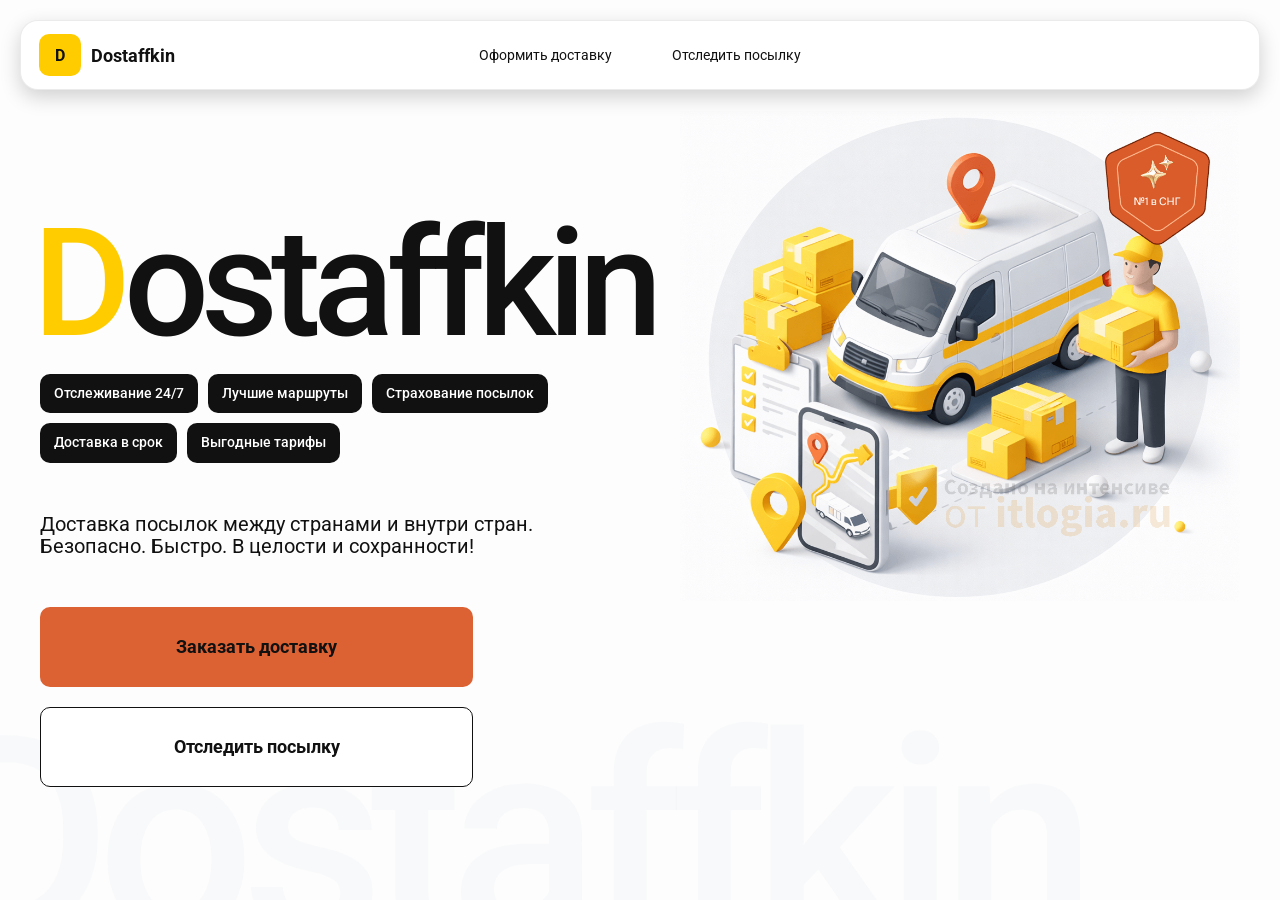
<file: index.html>
<!doctype html>
<html lang="ru">

<head>
    <meta charset="utf-8" />
    <meta name="viewport" content="width=device-width,initial-scale=1,maximum-scale=1,user-scalable=0" />
    <title>Dostaffkin — Доставка посылок между странами и внутри стран. Безопасно. Быстро. В целости и сохранности!
    </title>
    <link rel="stylesheet" href="styles/base.css" />
    <link rel="stylesheet" href="styles/base_adaptive.css" />
    <link rel="stylesheet" href="styles/index.css" />
    <link rel="stylesheet" href="styles/index_adaptive.css" />
</head>

<body>
    <div class="container">
        <header class="header">
            <a class="header-brand" href="#">
                <div class="header-logo">D</div>
                <div class="header-title">Dostaffkin</div>
            </a>
            <nav class="header-menu">
                <a class="header-link" href="./order.html">Оформить <span>доставку</span></a>
                <a class="header-link" href="./track.html">Отследить <span>посылку</span></a>
            </nav>
        </header>

        <main class="main">
            <section class="main-info">
                <div class="main-title">
                    <span>D</span>ostaffkin
                </div>
                <div class="main-features">
                    <div class="main-feature">Отслеживание 24/7</div>
                    <div class="main-feature">Лучшие маршруты</div>
                    <div class="main-feature">Страхование посылок</div>
                    <div class="main-feature">Доставка в срок</div>
                    <div class="main-feature">Выгодные тарифы</div>
                </div>
                <div class="main-description">
                    Доставка посылок между странами и внутри стран.
                    Безопасно. Быстро. В целости и сохранности!
                </div>
                <div class="main-actions">
                    <a class="button" type="button" href="./order.html">Заказать доставку</a>
                    <a class="button button-white" type="button" href="./track.html">Отследить посылку</a>
                </div>

            </section>
            <div class="main-title-ghost">Dostaffkin</div>
            <section class="main-image">
                <img src="images/main-image.png" alt="Main image" />
            </section>
        </main>
    </div>
</body>

</html>
</file>
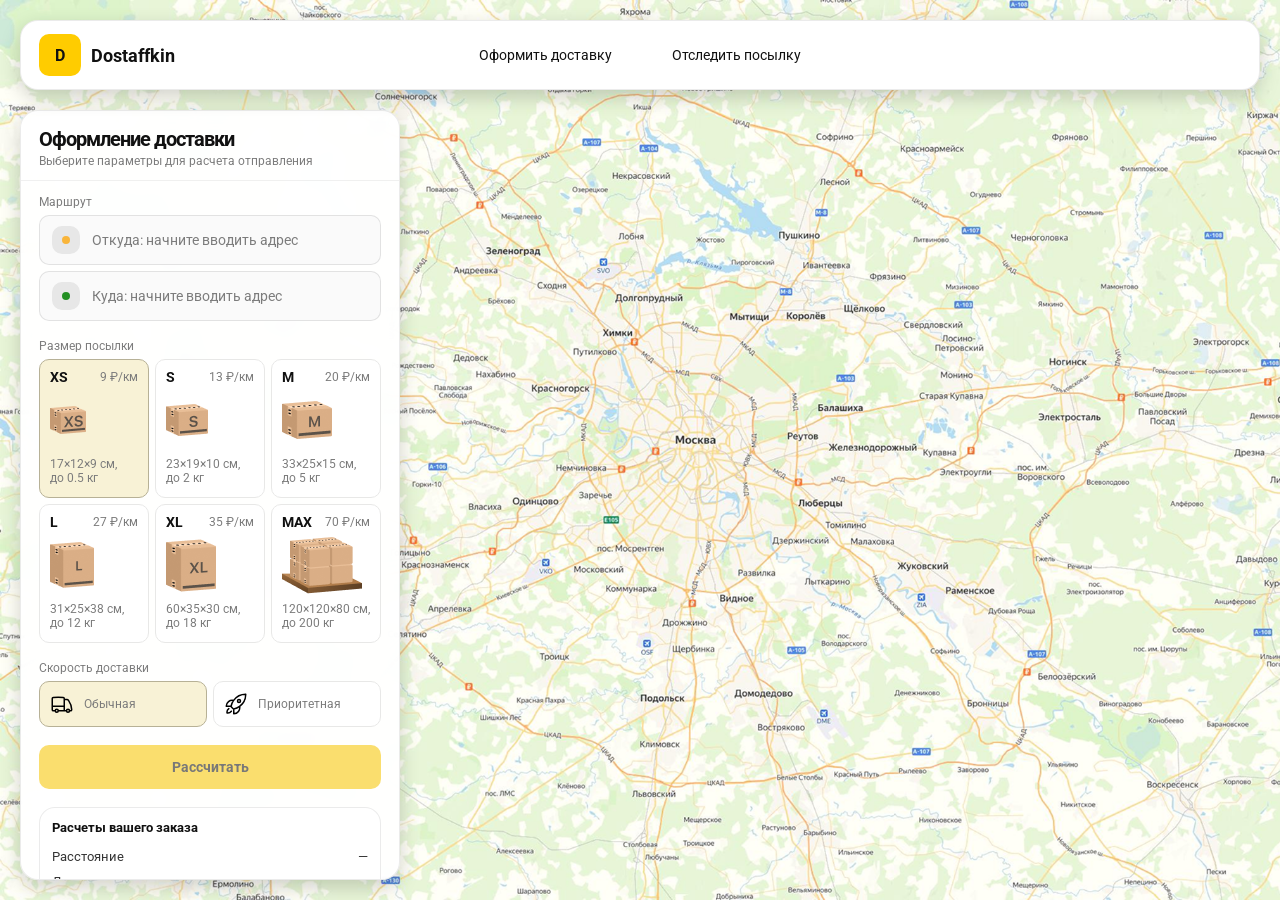
<file: order.html>
<!doctype html>
<html lang="ru">

<head>
    <meta charset="utf-8" />
    <meta name="viewport" content="width=device-width,initial-scale=1,maximum-scale=1,user-scalable=0" />
    <title>Оформление доставки</title>

    <link rel="stylesheet" href="styles/base.css" />
    <link rel="stylesheet" href="styles/base_adaptive.css" />

    <link rel="stylesheet" href="styles/order.css" />
    <link rel="stylesheet" href="styles/order_adaptive.css" />
</head>

<body>
    <div id="map"></div>
    <header class="header">
        <a class="header-brand" href="./index.html">
            <div class="header-logo">D</div>
            <div class="header-title">Dostaffkin</div>
        </a>
        <nav class="header-menu">
            <a class="header-link" href="#">Оформить <span>доставку</span></a>
            <a class="header-link" href="./track.html">Отследить <span>посылку</span></a>
        </nav>
    </header>
    <aside class="main" id="sidebar">
        <div class="main-header">
            <div class="main-title">Оформление доставки</div>
            <div class="main-text">Выберите параметры для расчета отправления</div>
        </div>
        <div class="main-content">
            <div class="main-route">
                <div class="main-block-title">Маршрут</div>
                <div class="main-fields">
                    <div class="main-field" id="fromField">
                        <div class="main-pin"></div>
                        <input id="from" placeholder="Откуда: начните вводить адрес" autocomplete="off" />
                        <div class="main-ac" id="fromAc" role="listbox" aria-label="Подсказки адресов"></div>
                    </div>

                    <div class="main-field" id="toField">
                        <div class="main-pin"></div>
                        <input id="to" placeholder="Куда: начните вводить адрес" autocomplete="off" />
                        <div class="main-ac" id="toAc" role="listbox" aria-label="Подсказки адресов"></div>
                    </div>
                </div>
            </div>
            <div class="main-package">
                <div class="main-block-title">Размер посылки</div>

                <div class="main-sizes">
                    <div class="main-size-card is-active" data-value="xs">
                        <div class="main-size-top">
                            <div class="main-size-label">XS</div>
                            <div class="main-size-rate">9 ₽/км</div>
                        </div>
                        <div class="main-size-media">
                            <img src="images/sizes/xs.png" alt="Короб XS" />
                        </div>
                        <div class="main-size-description">17×12×9 см,<br>до 0.5 кг</div>
                    </div>

                    <div class="main-size-card" data-value="s">
                        <div class="main-size-top">
                            <div class="main-size-label">S</div>
                            <div class="main-size-rate">13 ₽/км</div>
                        </div>
                        <div class="main-size-media">
                            <img src="images/sizes/s.png" alt="Короб S" />
                        </div>
                        <div class="main-size-description">23×19×10 см,<br>до 2 кг</div>
                    </div>

                    <div class="main-size-card" data-value="m">
                        <div class="main-size-top">
                            <div class="main-size-label">M</div>
                            <div class="main-size-rate">20 ₽/км</div>
                        </div>
                        <div class="main-size-media">
                            <img src="images/sizes/m.png" alt="Короб M" />
                        </div>
                        <div class="main-size-description">33×25×15 см,<br>до 5 кг</div>
                    </div>

                    <div class="main-size-card" data-value="l">
                        <div class="main-size-top">
                            <div class="main-size-label">L</div>
                            <div class="main-size-rate">27 ₽/км</div>
                        </div>
                        <div class="main-size-media">
                            <img src="images/sizes/l.png" alt="Короб L" />
                        </div>
                        <div class="main-size-description">31×25×38 см,<br>до 12 кг</div>
                    </div>

                    <div class="main-size-card" data-value="xl">
                        <div class="main-size-top">
                            <div class="main-size-label">XL</div>
                            <div class="main-size-rate">35 ₽/км</div>
                        </div>
                        <div class="main-size-media">
                            <img src="images/sizes/xl.png" alt="Короб XL" />
                        </div>
                        <div class="main-size-description">60×35×30 см,<br>до 18 кг</div>
                    </div>

                    <div class="main-size-card" data-value="max">
                        <div class="main-size-top">
                            <div class="main-size-label">MAX</div>
                            <div class="main-size-rate">70 ₽/км</div>
                        </div>
                        <div class="main-size-media main-size-media-palleta">
                            <img src="images/sizes/max.png" alt="Паллета" />
                        </div>
                        <div class="main-size-description">120×120×80 см,<br>до 200 кг</div>
                    </div>
                </div>

            </div>

            <div class="main-speed">
                <div class="main-block-title">Скорость доставки</div>

                <div class="main-speeds">
                    <div class="main-speed-card is-active" data-value="regular">
                        <img class="main-speed-media" src="images/icons/regular.svg" alt="Regular" />
                        <div class="main-speed-description">Обычная</div>
                    </div>
                    <div class="main-speed-card" data-value="fast">
                        <img class="main-speed-media" src="images/icons/fast.svg" alt="Fast" />
                        <div class="main-speed-description">Приоритетная</div>
                    </div>

                </div>
            </div>

            <div class="main-calculate-block">
                <button id="calc" class="button calculate-button" type="button" disabled>Рассчитать</button>
            </div>

            <div class="main-result" id="result">
                <div class="main-result-title">Расчеты вашего заказа</div>
                <div class="main-result-lines">
                    <div class="main-result-line"><span>Расстояние</span><span id="distanceValue">—</span></div>
                    <div class="main-result-line"><span>Доставим через</span><span id="durationValue">—</span></div>
                    <div class="main-result-line"><span>Тариф</span><span id="rateValue">—</span></div>
                </div>
                <div class="main-price">
                    <div class="main-price-label">Итого</div>
                    <div class="main-price-value" id="totalValue">—</div>
                </div>
            </div>
            <div class="main-order-box">
                <div class="main-order-form" id="orderForm">
                    <div class="main-order-title">Оформление доставки</div>
                    <div class="main-block-info-row">
                        <div class="main-block-title">Контакты</div>
                        <div class="order-fields">
                            <div class="main-field">
                                <input id="customerName" placeholder="Ваше имя" autocomplete="off" />
                            </div>
                            <div class="main-field">
                                <input id="customerPhone" placeholder="Ваш телефон" autocomplete="off"
                                    inputmode="tel" />
                            </div>
                        </div>
                    </div>

                    <div class="main-block-info-row extra-info">
                        <div class="main-block-title">Дополнительная информация</div>
                        <div class="main-field textarea">
                            <textarea id="comment" placeholder="Детали доставки и комментарии"></textarea>
                        </div>
                    </div>
                    <button id="submit" class="button main-submit-request" type="button" disabled>Отправить
                        заявку
                    </button>
                </div>

                <div class="main-order-success" id="orderSuccess">
                    <div class="main-success-icon">✓</div>
                    <div class="main-success-title">Заявка отправлена!</div>
                    <div class="main-success-title">Номер отправления – <span id="orderId"></span></div>
                    <div class="main-success-subtitle">Мы скоро свяжемся с вами</div>
                </div>
            </div>
        </div>
    </aside>
</body>

</html>
</file>
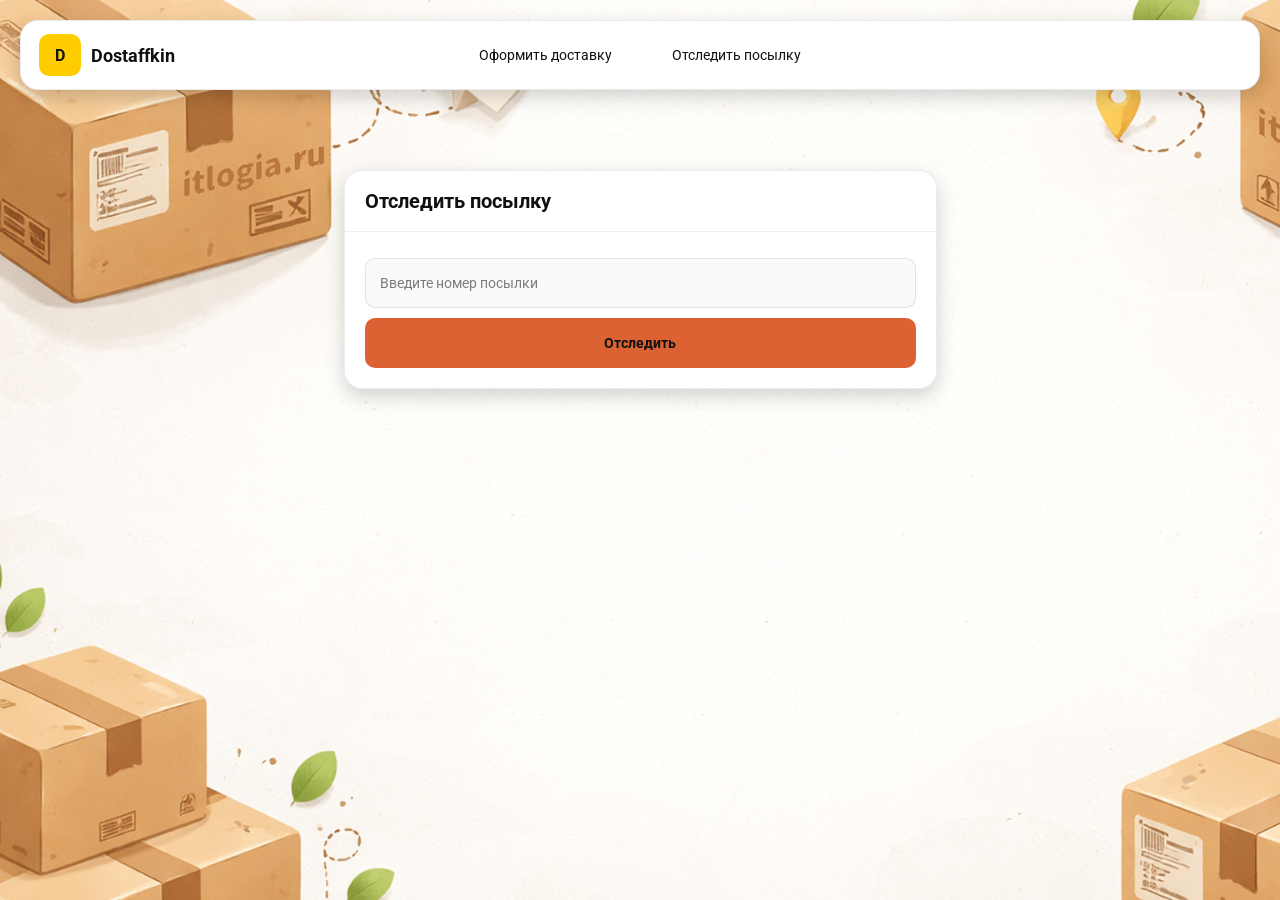
<file: track.html>
<!doctype html>
<html lang="ru">

<head>
    <meta charset="utf-8" />
    <meta name="viewport" content="width=device-width,initial-scale=1,maximum-scale=1,user-scalable=0" />
    <title>Отследить посылку</title>
    <link rel="stylesheet" href="styles/base.css" />
    <link rel="stylesheet" href="styles/base_adaptive.css" />

    <link rel="stylesheet" href="styles/track.css" />
    <link rel="stylesheet" href="styles/track_adaptive.css" />
</head>

<body>
    <div class="container">
        <header class="header">
            <a class="header-brand" href="./index.html">
                <div class="header-logo">D</div>
                <div class="header-title">Dostaffkin</div>
            </a>
            <nav class="header-menu">
                <a class="header-link" href="/order.html">Оформить <span>доставку</span></a>
                <a class="header-link" href="#">Отследить <span>посылку</span></a>
            </nav>
        </header>
        <main class="track-content">
            <section class="track-card track-search">
                <div class="track-title">Отследить посылку</div>
                <div class="track-action">
                    <div class="main-field track-field">
                        <input id="trackNumber" placeholder="Введите номер посылки" autocomplete="off" />
                    </div>
                    <button id="trackButton" class="button track-button" type="button">Отследить</button>
                </div>
            </section>
            <section class="track-card track-result" id="trackResult">
                <div class="track-result-header">
                    <div class="track-id" id="trackIdValue"></div>
                    <div class="track-routes">
                        <div class="track-route">
                            <div class="track-route-pin">
                                <svg xmlns="http://www.w3.org/2000/svg" fill="none" viewBox="0 0 24 24"
                                    stroke-width="1.5" stroke="orange" class="size-6">
                                    <path stroke-linecap="round" stroke-linejoin="round"
                                        d="M15 10.5a3 3 0 1 1-6 0 3 3 0 0 1 6 0Z" />
                                    <path stroke-linecap="round" stroke-linejoin="round"
                                        d="M19.5 10.5c0 7.142-7.5 11.25-7.5 11.25S4.5 17.642 4.5 10.5a7.5 7.5 0 1 1 15 0Z" />
                                </svg>
                            </div>
                            <div class="track-route-address" id="trackFromValue">
                                Откуда: Москва, улица Арбат, 1
                            </div>
                        </div>
                        <div class="track-route track-route-arrow">
                            <svg xmlns="http://www.w3.org/2000/svg" fill="none" viewBox="0 0 24 24" stroke-width="1.5"
                                stroke="currentColor" class="size-6">
                                <path stroke-linecap="round" stroke-linejoin="round"
                                    d="M19.5 13.5 12 21m0 0-7.5-7.5M12 21V3" />
                            </svg>
                        </div>
                        <div class="track-route">
                            <div class="track-route-pin">
                                <svg xmlns="http://www.w3.org/2000/svg" fill="none" viewBox="0 0 24 24"
                                    stroke-width="1.5" stroke="green" class="size-6">
                                    <path stroke-linecap="round" stroke-linejoin="round"
                                        d="M15 10.5a3 3 0 1 1-6 0 3 3 0 0 1 6 0Z" />
                                    <path stroke-linecap="round" stroke-linejoin="round"
                                        d="M19.5 10.5c0 7.142-7.5 11.25-7.5 11.25S4.5 17.642 4.5 10.5a7.5 7.5 0 1 1 15 0Z" />
                                </svg>
                            </div>
                            <div class="track-route-address" id="trackToValue">
                                Куда: Минск, проспект Независимости, 58
                            </div>
                        </div>
                    </div>
                </div>
                <div class="track-info">
                    <div class="track-status-title">Статус данной посылки:</div>
                    <div class="track-status-list" id="trackStatusList">


                        <div class="track-status created">
                            <img src="images/icons/created.svg" class="track-status-icon" alt="Created">
                            <div class="track-status-text">
                                <div class="track-status-text-state">Создан</div>
                                <div class="track-status-text-date">10.01.2026</div>
                            </div>
                        </div>

                        <div class="track-status in-way">
                            <img src="images/icons/in-way.svg" class="track-status-icon" alt="In way">
                            <div class="track-status-text">
                                <div class="track-status-text-state">В пути: Москва</div>
                                <div class="track-status-text-date">18.01.2026</div>
                            </div>
                        </div>

                        <div class="track-status ready">
                            <img src="images/icons/ready.svg" class="track-status-icon" alt="Ready">
                            <div class="track-status-text">
                                <div class="track-status-text-state">Готов к выдаче</div>
                                <div class="track-status-text-date">25.01.2026</div>
                            </div>
                        </div>

                        <div class="track-status done">
                            <img src="images/icons/done.svg" class="track-status-icon" alt="Done">
                            <div class="track-status-text">
                                <div class="track-status-text-state">Вручен</div>
                                <div class="track-status-text-date">27.01.2026</div>
                            </div>
                        </div>

                    </div>
                </div>
            </section>
        </main>

    </div>

</body>

</html>
</file>
<file: styles/base.css>
*,
*::before,
*::after {
    box-sizing: border-box;
}

@font-face {
    font-family: "Roboto";
    src: url("../fonts/Roboto-Regular.ttf");
    font-weight: normal;
}

@font-face {
    font-family: "Roboto";
    src: url("../fonts/Roboto-Bold.ttf");
    font-weight: bold;
}

@font-face {
    font-family: "Roboto";
    src: url("../fonts/Roboto-Medium.ttf");
    font-weight: 500;
}

html,
body {
    margin: 0;
    color: #111111;
    font-family: "Roboto", sans-serif;
}

body {
    background: #FDFDFD;
}

.container {
    overflow: hidden;
    min-height: 100vh;
}

.header {
    border-radius: 18px;
    box-shadow: 0 7px 20px 0 #0000002E;
    backdrop-filter: blur(10px);
    background: #ffffff;
    left: 20px;
    border: 1px solid rgba(0, 0, 0, 0.08);
    position: fixed;
    right: 20px;
    top: 20px;
    padding: 14px 18px;
    height: 70px;
    display: flex;
    align-items: center;
    z-index: 6;
}

.header-brand {
    display: flex;
    align-items: center;
    text-decoration: none;
    gap: 10px;
}

.header-logo {
    width: 42px;
    height: 42px;
    border-radius: 10px;
    background: #FFCC00;
    display: grid;
    place-items: center;
    font-weight: bold;
    color: #111;
}

.header-title {
    font-size: 18px;
    font-weight: bold;
    color: #111111;
    text-decoration: none;
}

.header-menu {
    display: flex;
    align-items: center;
    gap: 60px;
    margin: 0;
    position: absolute;
    left: 50%;
    transform: translateX(-50%);
}

.header-link {
    font-size: 14px;
    color: #111111;
    text-decoration: none;
}

.main {
    padding: 111px 40px 40px;
    position: relative;
    display: flex;
}

.main-info {
    max-width: 840px;
    width: 100%;
    position: relative;
}

.main-title {
    margin-top: 98px;
    font-weight: 500;
    font-size: 200px;
    line-height: 1;
    letter-spacing: -0.05em;
    color: #111111;
    left: -15px;
    position: relative;
}

.main-title span {
    color: #ffcc00;
}

.main-features {
    margin-top: 15px;
    display: flex;
    flex-wrap: wrap;
    gap: 10px;
}

.main-feature {
    background: #111111;
    color: #ffffff;
    padding: 12px 14px;
    font-weight: 500;
    font-size: 14px;
    line-height: 1.1;
    border-radius: 10px;
}

.main-description {
    margin-top: 50px;
    max-width: 500px;
    font-size: 20px;
    line-height: 1.1;
    color: #111111;
}


.button {
    border: 0;
    outline: none;
    height: 44px;
    border-radius: 10px;
    font-size: 14px;
    font-weight: bold;
    cursor: pointer;
    font-family: inherit;
    transition: transform .08s ease, opacity .12s ease;
    background: #dc6133;
    color: #111111;
    text-align: center;
    text-decoration: none;
}

.button:hover {
    background-color: #E5BC19;
}

.button:disabled {
    cursor: not-allowed;
    background-color: #FADE6E;
    color: #787878;
    transform: none;
}

.button.button-white {
    background: #ffffff;
    border: 1px solid #111111;
}

.button.button-white:hover {
    background: rgb(241 241 241);
}

.main-title-ghost {
    position: absolute;
    z-index: -1;
    left: -70px;
    bottom: -150px;
    font-weight: 500;
    font-size: 278px;
    line-height: 1;
    letter-spacing: -0.05em;
    color: #ECEDF04D;
}

.main-title-ghost {
    position: absolute;
    z-index: -1;
    left: -70px;
    bottom: -150px;
    font-weight: 500;
    font-size: 278px;
    line-height: 1;
    letter-spacing: -0.05em;
    color: #ECEDF04D;
}

.main-image {
    width: 1024px;
    top: 100px;
    z-index: -2;
}

.main-image img {
    width: 100%;
    max-width: 1024px;
    height: auto;
    display: block;
}

.main-field {
    display: flex;
    align-items: center;
    margin-top: 6px;
    gap: 10px;
    border: 1px solid #1111111A;
    background: #FAFAFA;
    border-radius: 10px;
    padding: 10px 12px;
    position: relative;
    box-sizing: border-box;
    height: 50px;
}

.main-field.textarea {
    height: auto;
}

.main-pin {
    width: 28px;
    height: 28px;
    border-radius: 10px;
    background: rgba(17, 17, 17, 0.08);
    display: grid;
    place-items: center;
    flex: 0 0 auto;
    position: relative;
}

.main-pin::before {
    content: "";
    width: 8px;
    height: 8px;
    border-radius: 999px;
    background: orange;
    opacity: .75;
    display: block;
}

.main-field:last-child .main-pin::before {
    background: green;
    opacity: .85;
}

input, textarea {
    width: 100%;
    border: 0;
    outline: none;
    background: transparent;
    font-size: 14px;
    color: #111111;
    font-family: inherit;
}

textarea {
    resize: vertical;
    min-height: 72px;
    padding: 2px 0;
}

input::placeholder, textarea::placeholder {
    color: #7C7C7C;
}

.main-field:focus-within {
    border-color: rgba(0, 0, 0, 0.20);
    box-shadow: 0 0 0 4px rgba(255, 204, 0, 0.35);
    background: rgba(255, 255, 255, 0.75);
}
</file>
<file: styles/base_adaptive.css>
@media (max-width: 767px) {
    .header {
        left: 10px;
        right: 10px;
        top: 10px;
    }

    .header-link span {
        display: none;
    }

    .header-menu {
        gap: 20px;
        justify-content: flex-start;
        margin: 0 0 0 30px;
        position: static;
        transform: none;
    }
}

@media (max-width: 420px) {
    .header-title {
        display: none;
    }
}

@media (max-width: 374px) {
    .header-menu {
        gap: 10px;
        margin: 0 0 0 10px;
    }
}
</file>
<file: styles/index.css>
.main-actions {
    margin-top: 50px;
    display: flex;
    flex-direction: column;
    gap: 20px;
}

.main-actions .button {
    height: 80px;
    width: 433px;
    font-size: 18px;
    font-weight: bold;
    place-items: center;
    display: grid;
}
</file>
<file: styles/index_adaptive.css>
@media (max-width: 1760px) {
    .main-title {
        font-size: 150px;
        left: -7px;
    }

    .main-info {
        max-width: 640px;
    }
}

@media (max-width: 1200px) {
    .main-info {
        max-width: 540px;
    }

    .main {
        padding: 111px 20px 20px;
    }

    .main-title {
        font-size: 120px;
        left: -4px;
    }

    .main-title-ghost {
        font-size: 220px;
    }
}

@media (max-width: 1024px) {
    .main-title {
        margin-top: 30px;
    }

    .main {
        flex-direction: column-reverse;
    }

    .main-image {
        max-width: 350px;
        position: absolute;
        left: 370px;
        top: 370px;
    }

    .main-info {
        max-width: 100%;
    }

    .main-actions {
        gap: 10px;
    }

    .main-actions .button {
        height: 50px;
        font-size: 14px;
        width: auto;
        max-width: 300px;
    }

    .main-description {
        max-width: 350px;
    }
}

@media (max-width: 570px) {
    .main-title {
        font-size: 88px;
    }

    .main-description {
        max-width: 100%
    }

    .main-actions {
        width: 100%;
    }

    .main-actions .button {
        width: 100%;
        max-width: 100%
    }

    .main-image {
        max-width: 650px;
        position: absolute;
        left: 170px;
        top: 70px;
        opacity: 0.2;
    }
}

@media (max-width: 400px) {
    .main-title {
        font-size: 70px;
    }
}
</file>
<file: styles/order.css>
#map {
    background-image: url("../images/order-bg.png");
    background-size: cover;
    position: fixed;
    inset: 0;
}

.main {
    border-radius: 18px;
    box-shadow: 0 7px 20px 0 #0000002E;
    backdrop-filter: blur(10px);
    background: rgba(255, 255, 255, 0.96);
    left: 20px;
    border: 1px solid rgba(0, 0, 0, 0.08);
    padding: 0; /* reset padding */
    position: fixed;
    top: 110px;
    bottom: 20px;
    width: 380px;
    display: flex;
    flex-direction: column;
    overflow: hidden;
    z-index: 5;
}

.main-header {
    padding: 18px 18px 12px 18px;
    border-bottom: 1px solid rgba(0, 0, 0, 0.06);
    display: flex;
    flex-direction: column;
}

.main-title {
    margin-top: 0; /* reset margin */
    left: 0; /* reset left */
    font-size: 20px;
    line-height: 100%;
    font-weight: bold;
}

.main-text {
    font-size: 12px;
    margin-top: 5px;
    color: #7C7C7C;
}

.main-content {
    padding: 14px 18px 18px 18px;
    overflow: auto;
    scrollbar-width: none;
    display: flex;
    flex-direction: column;
    gap: 18px;
    flex: 1;
}

.main-block-title {
    font-size: 12px;
    color: #7C7C7C;
}

.main-route .main-block-title,
.main-package .main-block-title {
    margin-bottom: 6px;
}

.main-sizes {
    display: grid;
    gap: 6px;
    grid-template-columns: repeat(3, 1fr);
}

.main-size-card {
    border: 1px solid #E8E8E7;
    background: #FFFFFF;
    border-radius: 10px;
    padding: 10px;
    cursor: pointer;
    user-select: none;
    transition: transform .08s ease, border-color .12s ease, background .12s ease;
    min-height: 139px;
}

.main-size-card:hover {
    transform: translateY(-1px);
}

.main-size-card.is-active {
    background-color: #F8F2D6;
    border-color: #B7B196;
}

.main-size-top {
    display: flex;
    align-items: center;
    justify-content: space-between;
}

.main-size-label {
    font-weight: bold;
    font-size: 14px;
    color: #111111;
    line-height: 100%;
}

.main-size-rate {
    font-size: 12px;
    color: #7C7C7C;
    line-height: 100%;
}

.main-size-media {
    margin-top: 8px;
    height: 57px;
}

.main-size-description {
    margin-top: 8px;
    font-size: 12px;
    color: #7C7C7C;
    line-height: 1.2;
}

.calculate-button {
    width: 100%;
}

.main-result {
    border: 1px solid rgba(0, 0, 0, 0.08);
    background: rgba(255, 255, 255, 0.75);
    border-radius: 16px;
    padding: 12px;
    line-height: 1.25;
}

.main-result-title {
    font-weight: bold;
    font-size: 13px;
    color: #111111;
    margin-bottom: 13px;
}

.main-result-lines {
    gap: 8px;
    display: flex;
    flex-direction: column;
}

.main-result-line {
    font-size: 13px;
    color: rgba(17, 17, 17, 0.85);
    display: flex;
    justify-content: space-between;
}

.main-price {
    margin-top: 18px;
    padding-top: 10px;
    border-top: 1px dashed rgba(0, 0, 0, 0.12);
    display: flex;
    align-items: baseline;
    justify-content: space-between;
}

.main-price-label {
    font-size: 12px;
    color: rgba(17, 17, 17, 0.55);
}

.main-price-value {
    font-size: 20px;
    font-weight: bold;
    color: #111111;
    letter-spacing: -0.3px;
}

.main-order-box {
    background: #ffffff;
    border: 1px solid #E8E8E7;
    border-radius: 10px;
    padding: 12px;
}

.main-order-title {
    margin-bottom: 8px;
    font-weight: bold;
    font-size: 14px;
    color: #111111;
}

.main-block-info {
    display: flex;
    flex-direction: column;
    gap: 6px;
}

.order-fields {
    display: grid;
    grid-template-columns: 1fr 1fr;
    column-gap: 10px;
    margin-top: 6px;
}

.main-block-info-row.extra-info {
    display: block;
    margin-top: 13px;
}

.main-submit-request {
    width: 100%;
    margin-top: 6px;
}

.main-order-success {
    display: none;
    text-align: center;
    padding: 22px 12px;
    gap: 12px;
}

.main-order-success.is-visible {
    display: flex;
    flex-direction: column;
    align-items: center;
}

.main-success-icon {
    width: 56px;
    height: 56px;
    border-radius: 50%;
    background: #16a34a;
    color: #ffffff;
    display: grid;
    place-items: center;
    font-size: 30px;
}

.main-success-title {
    font-size: 14px;
    font-weight: bold;
    color: #111111;
}

.main-success-subtitle {
    font-size: 12px;
    color: rgba(17, 17, 17, 0.55);
    line-height: 1.3;
}

.main-order-box {
    background: #ffffff;
    border: 1px solid #E8E8E7;
    border-radius: 10px;
    padding: 12px;
}

.main-order-title {
    margin-bottom: 8px;
    font-weight: bold;
    font-size: 14px;
    color: #111111;
}

.main-block-info {
    display: flex;
    flex-direction: column;
    gap: 6px;
}

.order-fields {
    display: grid;
    grid-template-columns: 1fr 1fr;
    column-gap: 10px;
    margin-top: 6px;
}

.main-block-info-row.extra-info {
    display: block;
    margin-top: 13px;
}

.main-submit-request {
    width: 100%;
    margin-top: 6px;
}

.main-order-success {
    display: none;
    text-align: center;
    padding: 22px 12px;
    gap: 12px;
}

.main-order-success.is-visible {
    display: flex;
    flex-direction: column;
    align-items: center;
}

.main-success-icon {
    width: 56px;
    height: 56px;
    border-radius: 50%;
    background: #16a34a;
    color: #ffffff;
    display: grid;
    place-items: center;
    font-size: 30px;
}

.main-success-title {
    font-size: 14px;
    font-weight: bold;
    color: #111111;
}

.main-success-subtitle {
    font-size: 12px;
    color: rgba(17, 17, 17, 0.55);
    line-height: 1.3;
}

.main-speed .main-block-title {
    margin-bottom: 6px;
}

.main-speeds {
    display: grid;
    gap: 6px;
    grid-template-columns: repeat(2, 1fr);
}

.main-speed-card {
    border: 1px solid #E8E8E7;
    background: #FFFFFF;
    border-radius: 10px;
    padding: 10px;
    cursor: pointer;
    user-select: none;
    transition: transform .08s ease, border-color .12s ease, background .12s ease;
    display: flex;
    align-items: center;
    gap: 10px;
}

.main-speed-card:hover {
    transform: translateY(-1px);
}

.main-speed-card.is-active {
    background-color: #F8F2D6;
    border-color: #B7B196;
}

.main-speed-description {
    font-size: 12px;
    color: #7C7C7C;
    line-height: 1.2;
}
</file>
<file: styles/order_adaptive.css>
@media (max-width: 767px) {
    .main {
        left: 10px;
        right: 10px;
        top: 50%;
        bottom: 12px;
        width: auto;
        max-width: none;
    }
}

@media (max-width: 420px) {
    .main-sizes {
        grid-template-columns: repeat(2, 1fr);
    }
}
</file>
<file: styles/track.css>
.container {
    background: #F4F4F4 url("../images/track-bg.png");
    background-size: cover;
    min-height: 100vh;
    padding: 170px 0 50px 0;
}

.track-content {
    width: 593px;
    margin: 0 auto;
}
.track-card {
    width: 100%;
    border-radius: 18px;
    box-shadow: 0 7px 20px 0 #0000002E;
    backdrop-filter: blur(10px);
    background: rgba(255, 255, 255, 0.96);
    border: 1px solid rgba(0, 0, 0, 0.08);
}

.track-title {
    font-size: 20px;
    line-height: 100%;
    font-weight: bold;
    border-bottom: 1px solid #EEEEEE;
    padding: 20px;
}

.track-action {
    padding: 20px;
}

.track-button {
    width: 100%;
    height: 50px;
}

.track-field {
    margin-bottom: 10px;
}
.track-result {
    margin-top: 5px;
    display: none;
}

.track-result.is-visible {
    display: block;
}

.track-result-header {
    font-weight: bold;
    font-size: 14px;
    color: #111111;
    padding: 20px;
    border-bottom: 1px solid #EEEEEE;
}

.track-id {
    margin-bottom: 12px;
    font-size: 20px;
}

.track-routes {
    display: flex;
    flex-direction: column;
    gap: 10px;
    font-weight: normal;
}

.track-route {
    display: flex;
    align-items: center;
    gap: 10px;
}

.track-route-pin {
    width: 24px;
    height: 24px;
    flex-shrink: 0;
}

.track-route-arrow {
    padding: 15px 0;
    width: 24px;
    height: 24px;
}

.track-info {
    padding: 20px;
}

.track-status {
    display: flex;
    align-items: center;
    font-size: 12px;
    gap: 10px;
}

.track-status-title {
    font-size: 14px;
    color: #111111;
    margin-bottom: 20px;
}

.track-status-list {
    display: flex;
    flex-direction: column;
    gap: 15px;
}

.track-status-icon {
    width: 40px;
    height: 40px;
    border-radius: 50%;
    background: rgba(17, 17, 17, 0.08);
    display: grid;
    place-items: center;
    flex: 0 0 auto;
}

.track-status.created .track-status-icon {
    background-color: #F1CB00;
}

.track-status.in-way .track-status-icon {
    background-color: #F08A11;
}

.track-status.ready .track-status-icon {
    background-color: #A35D0A;
}

.track-status.done .track-status-icon {
    background-color: #37C93B;
}

.track-status-text {
    display: flex;
    align-items: center;
    justify-content: space-between;
    color: #111111;
    font-size: 12px;
    flex: 1;
}

.track-status-date {
    color: rgba(17, 17, 17, 0.55);
}
</file>
<file: styles/track_adaptive.css>
@media (max-width: 767px) {
    .container {
        padding: 130px 0 50px 0;
    }

    .track-content {
        width: 100%;
        padding-left: 10px;
        padding-right: 10px;
    }

    .track-result-header {
        padding: 20px;
    }
}
</file>
